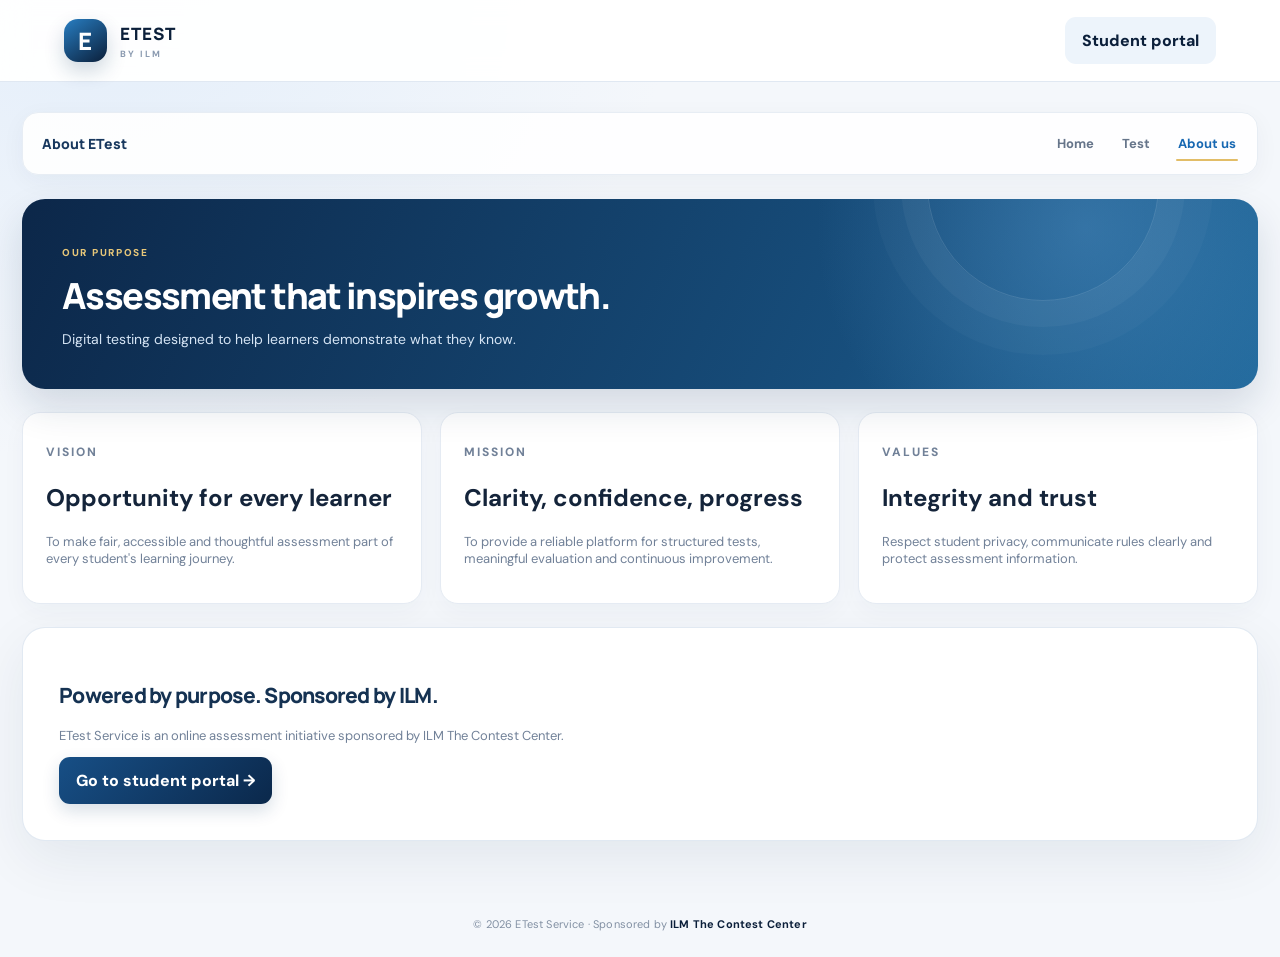
<file: about.html>
<!doctype html><html lang="en"><head><meta charset="utf-8"><meta name="viewport" content="width=device-width,initial-scale=1"><title>About ETest | ILM</title><link rel="stylesheet" href="assets/style.css"></head><body><header class="topbar"><a class="brand" href="student.html"><span class="brand-mark">E</span><span>ETEST <small>BY ILM</small></span></a><a class="btn light" href="student.html">Student portal</a></header><main class="app-shell"><nav class="app-nav"><b>About ETest</b><div class="nav-links"><a href="student.html">Home</a><a href="test.html">Test</a><a class="active" href="about.html">About us</a></div></nav><section class="welcome"><div><span class="eyebrow gold-text">OUR PURPOSE</span><h1>Assessment that inspires growth.</h1><p>Digital testing designed to help learners demonstrate what they know.</p></div></section><div class="grid"><article class="stat"><span class="eyebrow">VISION</span><h2>Opportunity for every learner</h2><p class="muted">To make fair, accessible and thoughtful assessment part of every student's learning journey.</p></article><article class="stat"><span class="eyebrow">MISSION</span><h2>Clarity, confidence, progress</h2><p class="muted">To provide a reliable platform for structured tests, meaningful evaluation and continuous improvement.</p></article><article class="stat"><span class="eyebrow">VALUES</span><h2>Integrity and trust</h2><p class="muted">Respect student privacy, communicate rules clearly and protect assessment information.</p></article></div><section class="panel"><h2>Powered by purpose. Sponsored by ILM.</h2><p class="muted">ETest Service is an online assessment initiative sponsored by ILM The Contest Center.</p><a class="btn primary" href="student.html">Go to student portal →</a></section></main><footer class="site-foot">© <span id="y"></span> ETest Service · Sponsored by <strong>ILM The Contest Center</strong></footer><script>document.querySelector('#y').textContent=new Date().getFullYear()</script></body></html>
</file>
<file: assets/style.css>
@import url('https://fonts.googleapis.com/css2?family=DM+Sans:wght@400;500;600;700;800&family=Manrope:wght@400;500;600;700;800&display=swap');
:root{--navy:#102b55;--blue:#1769aa;--sky:#eaf3fc;--gold:#d8ad52;--ink:#17263d;--muted:#718096;--line:#e3eaf2;--paper:#f5f8fc;--white:#fff;--green:#16845b;--red:#b93838;--shadow:0 22px 60px #142b4a14}
*{box-sizing:border-box}body{margin:0;background:var(--paper);color:var(--ink);font-family:'DM Sans',sans-serif}a{color:inherit;text-decoration:none}button,input,textarea,select{font:inherit}button{cursor:pointer}.topbar{height:76px;padding:0 clamp(20px,5vw,76px);display:flex;align-items:center;justify-content:space-between;background:#fff;border-bottom:1px solid var(--line)}.brand{display:flex;align-items:center;gap:11px;font:800 18px Manrope;color:var(--navy);letter-spacing:.04em}.brand small{display:block;font:700 9px 'DM Sans';letter-spacing:.2em;color:#8a9ab0}.brand-mark{width:39px;height:39px;display:grid;place-items:center;background:linear-gradient(145deg,#1d6eae,#102b55);color:#fff;border-radius:12px;font:800 24px Manrope;box-shadow:0 7px 18px #102b5530}.top-note,.muted{color:var(--muted);font-size:13px}.auth-layout{max-width:1180px;margin:54px auto;display:grid;grid-template-columns:1.1fr .9fr;gap:44px;align-items:center;padding:0 24px}.hero-panel{min-height:560px;padding:56px 48px;border-radius:28px;background:radial-gradient(circle at 82% 20%,#2e6496 0,transparent 30%),linear-gradient(145deg,#102b55,#0b1d3a);color:white;position:relative;overflow:hidden}.eyebrow{font-size:10px;font-weight:800;letter-spacing:.19em;color:var(--blue)}.hero-panel .eyebrow{color:#e6c779}.hero-panel h1{font:800 clamp(38px,5vw,60px)/1.12 Manrope;margin:24px 0 18px;letter-spacing:-.05em}.hero-panel h1 em{font-style:normal;color:#e6c779}.hero-panel>p{max-width:420px;color:#d1dced;font-size:16px;line-height:1.8}.hero-points{display:grid;gap:15px;margin-top:44px;color:#edf4fc;font-size:14px}.hero-orbit{position:absolute;width:220px;height:220px;border:1px solid #ffffff30;border-radius:50%;right:-35px;bottom:-50px;display:grid;place-items:center}.hero-orbit:before,.hero-orbit:after{content:"";position:absolute;border:1px solid #ffffff20;border-radius:50%;inset:22px}.hero-orbit:after{inset:48px}.orbit-card{z-index:1;width:104px;height:104px;border-radius:28px;background:#fff;color:var(--navy);display:grid;place-content:center;text-align:center;box-shadow:0 15px 40px #0004}.orbit-card b{font:800 34px Manrope}.orbit-card span{font-size:8px;letter-spacing:.14em;font-weight:800;color:var(--blue)}.auth-card,.panel{background:#fff;border:1px solid var(--line);border-radius:22px;padding:32px;box-shadow:var(--shadow)}.tabs{display:flex;gap:6px;padding:5px;background:#f1f5fa;border-radius:12px;margin-bottom:32px}.tab{flex:1;border:0;background:transparent;padding:11px;border-radius:9px;color:var(--muted);font-weight:700;font-size:13px}.tab.active{background:#fff;color:var(--navy);box-shadow:0 2px 8px #102b5510}.auth-card h2{font:800 27px Manrope;margin:10px 0}.auth-card form,.stack{display:grid;gap:16px;margin-top:24px}label{display:grid;gap:8px;font-size:12px;font-weight:700;color:#34445c}input,textarea,select{width:100%;padding:13px 14px;border:1px solid #dce5ef;border-radius:10px;background:#fff;color:var(--ink);outline:none}input:focus,textarea:focus,select:focus{border-color:#4e91c5;box-shadow:0 0 0 3px #1769aa15}.btn{border:0;border-radius:10px;padding:13px 17px;font-weight:800;display:inline-flex;align-items:center;justify-content:center;gap:14px}.btn.primary{background:var(--navy);color:#fff}.btn.primary:hover{background:#1b477b}.btn.gold{background:var(--gold);color:#1e2b3c}.btn.light{background:#edf4fb;color:var(--navy)}.btn.full{width:100%;margin-top:5px}.form-message{font-size:12px;color:var(--blue);min-height:16px;line-height:1.5}.auth-foot{border-top:1px solid var(--line);padding-top:20px;margin-top:28px;text-align:center;color:var(--muted);font-size:12px}.auth-foot b{color:var(--navy)}.site-foot{text-align:center;padding:22px;color:#8290a3;font-size:11px}.app-shell{max-width:1200px;margin:34px auto;padding:0 22px}.app-nav{display:flex;align-items:center;justify-content:space-between;gap:20px;background:#fff;border:1px solid var(--line);padding:14px 20px;border-radius:16px;margin-bottom:24px}.nav-links{display:flex;gap:22px;align-items:center;font-size:13px;font-weight:700;color:#66758a}.nav-links a.active,.nav-links a:hover{color:var(--blue)}.welcome{padding:34px;border-radius:20px;background:linear-gradient(120deg,#102b55,#1c5b8f);color:#fff;display:flex;justify-content:space-between;align-items:center;gap:20px}.welcome h1{font:800 30px Manrope;margin:10px 0}.welcome p{color:#d6e5f5;margin:0}.eyebrow.gold-text{color:#e7c779}.grid{display:grid;grid-template-columns:repeat(3,1fr);gap:18px;margin:22px 0}.stat{background:#fff;padding:22px;border:1px solid var(--line);border-radius:16px}.stat b{font:800 26px Manrope;color:var(--navy)}.stat span{display:block;color:var(--muted);font-size:12px;margin-top:7px}.section-head{display:flex;justify-content:space-between;align-items:center;margin:28px 0 14px}.section-head h2{font:800 20px Manrope;margin:0}.test-entry{display:grid;grid-template-columns:1fr auto;gap:12px}.notice{padding:15px 17px;background:#fff8e8;border:1px solid #f1dfb8;color:#765a20;border-radius:12px;font-size:12px;line-height:1.6}.hidden{display:none!important}.table-wrap{overflow:auto;background:white;border:1px solid var(--line);border-radius:14px}table{width:100%;border-collapse:collapse;min-width:650px}th,td{text-align:left;padding:14px 16px;border-bottom:1px solid var(--line);font-size:12px}th{background:#f7f9fc;color:#6c7b90;font-size:10px;letter-spacing:.08em;text-transform:uppercase}.pill{display:inline-block;padding:5px 9px;border-radius:20px;background:#eaf3fc;color:#1769aa;font-size:10px;font-weight:800}.pill.pending{background:#fff5df;color:#946b17}.form-grid{display:grid;grid-template-columns:1fr 1fr;gap:14px}.form-grid .wide{grid-column:1/-1}.question-card{background:#fff;border:1px solid var(--line);border-radius:16px;padding:22px;margin:18px 0}.option{display:flex;gap:10px;align-items:flex-start;padding:12px;border:1px solid var(--line);border-radius:10px;margin:9px 0;font-size:13px}.option input{width:auto;margin-top:2px}.exam-head{display:flex;justify-content:space-between;align-items:center;gap:14px}.timer{font:800 24px Manrope;color:var(--red);background:#fff1f1;padding:10px 16px;border-radius:12px}.question-grid{display:flex;gap:7px;flex-wrap:wrap}.q-number{width:34px;height:34px;border:1px solid var(--line);background:white;border-radius:8px;font-size:11px}.q-number.answered{background:#1769aa;color:#fff;border-color:#1769aa}.q-number.current{outline:2px solid var(--gold)}.actions{display:flex;justify-content:space-between;gap:12px;margin-top:20px}.empty{padding:30px;text-align:center;color:var(--muted);font-size:13px}.site-foot strong{color:var(--navy)}
@media(max-width:850px){.auth-layout{grid-template-columns:1fr;max-width:580px;margin:25px auto}.hero-panel{min-height:380px;padding:38px}.hero-orbit{width:150px;height:150px}.grid{grid-template-columns:1fr 1fr}.app-nav{align-items:flex-start;flex-direction:column}.nav-links{flex-wrap:wrap;gap:14px}}@media(max-width:560px){.top-note{display:none}.auth-layout{padding:0 14px}.hero-panel{min-height:340px;padding:30px 25px}.hero-panel h1{font-size:38px}.auth-card,.panel{padding:22px}.grid,.form-grid{grid-template-columns:1fr}.form-grid .wide{grid-column:auto}.welcome{align-items:flex-start;flex-direction:column}.test-entry{grid-template-columns:1fr}.exam-head{align-items:flex-start;flex-direction:column}.actions{flex-wrap:wrap}.actions .btn{flex:1}.app-shell{padding:0 13px;margin:18px auto}}

/* ETEST VISUAL REFRESH · premium assessment interface */
:root{
  --navy:#0b1f3a;--blue:#1768b2;--sky:#edf5ff;--gold:#e2bd67;
  --ink:#14243a;--muted:#718198;--line:#e5ebf3;--paper:#f4f7fb;
  --shadow:0 18px 48px rgba(12,35,66,.08);
}
html{scroll-behavior:smooth}
body{background:radial-gradient(ellipse at 8% 0%,rgba(215,231,249,.55),transparent 34%),#f4f7fb;color:var(--ink);font-family:'DM Sans',sans-serif}
.topbar{height:82px;background:rgba(255,255,255,.94);backdrop-filter:blur(14px);padding-inline:clamp(18px,5vw,84px);border-bottom:1px solid rgba(221,230,241,.9);position:relative;z-index:2}
.brand{gap:13px;letter-spacing:.06em;font-size:17px}
.brand-mark{width:43px;height:43px;border-radius:14px;background:linear-gradient(145deg,#287ec2,#0b1f3a);box-shadow:0 9px 20px rgba(14,55,96,.2);position:relative}
.brand small{font-size:9px;letter-spacing:.23em;margin-top:3px}
.auth-layout{max-width:1240px;gap:clamp(28px,5vw,72px);margin:48px auto 40px}
.hero-panel{min-height:590px;padding:clamp(34px,5vw,64px);border-radius:30px;background:radial-gradient(circle at 83% 16%,rgba(77,142,198,.5),transparent 28%),radial-gradient(circle at 12% 100%,rgba(226,189,103,.12),transparent 35%),linear-gradient(145deg,#102e55 0%,#091a32 72%);box-shadow:0 26px 65px rgba(8,28,55,.18)}
.hero-panel:before{content:"";position:absolute;width:340px;height:340px;border:1px solid rgba(255,255,255,.1);border-radius:50%;right:-125px;top:90px;box-shadow:0 0 0 28px rgba(255,255,255,.025),0 0 0 58px rgba(255,255,255,.02)}
.hero-panel h1{font-size:clamp(42px,5.2vw,66px);line-height:1.08;max-width:600px;margin:28px 0 20px}
.hero-panel>p{font-size:16px;max-width:440px;line-height:1.85}
.hero-points{gap:17px;margin-top:48px;font-size:13px}
.hero-points span:before{content:"✓";display:inline-grid;place-items:center;width:22px;height:22px;margin-right:10px;border-radius:50%;background:rgba(226,189,103,.16);color:#f0cf82;font-weight:900}
.hero-orbit{width:240px;height:240px;right:-28px;bottom:-72px;border-color:rgba(255,255,255,.2)}
.orbit-card{width:112px;height:112px;border-radius:30px;background:linear-gradient(145deg,#fff,#edf3fa);box-shadow:0 20px 45px rgba(0,0,0,.28)}
.orbit-card b{font-size:38px;letter-spacing:-.06em}
.auth-card,.panel{border:1px solid rgba(224,232,242,.95);border-radius:23px;box-shadow:0 18px 55px rgba(17,42,73,.075);padding:clamp(23px,3vw,36px)}
.auth-card h2{font-size:30px;letter-spacing:-.045em}
.eyebrow{letter-spacing:.17em;font-size:10px}
.tabs{background:#f0f4f9;border:1px solid #e8edf4}
.tab.active{color:#0c2d54;box-shadow:0 3px 12px rgba(12,35,66,.08)}
input,textarea,select{border-color:#dce5ef;border-radius:11px;min-height:46px;transition:border-color .18s,box-shadow .18s,background .18s}
input:focus,textarea:focus,select:focus{border-color:#4b94ce;box-shadow:0 0 0 4px rgba(23,104,178,.1)}
.btn{border-radius:11px;min-height:44px;transition:transform .18s,box-shadow .18s,background .18s}
.btn:hover{transform:translateY(-1px)}
.btn.primary{background:linear-gradient(135deg,#174f86,#0b284b);box-shadow:0 7px 17px rgba(15,57,99,.16)}
.btn.primary:hover{background:linear-gradient(135deg,#2069a8,#10365f);box-shadow:0 10px 22px rgba(15,57,99,.2)}
.btn.gold{background:linear-gradient(135deg,#f0d58e,#d8ad52);box-shadow:0 7px 17px rgba(174,132,48,.13)}
.site-foot{padding:26px 18px;color:#8290a3;letter-spacing:.015em}
.app-shell{max-width:1280px;margin:30px auto 50px}
.app-nav{border-radius:16px;padding:13px 19px;background:rgba(255,255,255,.9);box-shadow:0 6px 24px rgba(18,43,74,.045);border-color:#e7edf4}
.app-nav>b{font:800 14px Manrope;color:#18385e}
.nav-links{gap:24px}
.nav-links a{padding:9px 2px;position:relative;transition:color .18s}
.nav-links a.active{color:#1768b2}
.nav-links a.active:after{content:"";position:absolute;left:0;right:0;bottom:0;height:2px;border-radius:2px;background:var(--gold)}
.welcome{position:relative;overflow:hidden;min-height:190px;padding:36px 40px;border-radius:23px;background:radial-gradient(circle at 86% 15%,rgba(94,158,211,.38),transparent 25%),linear-gradient(115deg,#0c2749,#174e7c 68%,#21699c);box-shadow:0 18px 38px rgba(12,44,79,.14)}
.welcome:after{content:"";position:absolute;width:230px;height:230px;border:1px solid rgba(255,255,255,.13);border-radius:50%;right:8%;top:-130px;box-shadow:0 0 0 26px rgba(255,255,255,.035),0 0 0 54px rgba(255,255,255,.025)}
.welcome h1{font-size:clamp(27px,3.5vw,36px);letter-spacing:-.045em;position:relative;z-index:1}
.welcome p{font-size:14px;position:relative;z-index:1}
.welcome>.brand-mark{z-index:1;width:66px;height:66px;border-radius:20px;background:rgba(255,255,255,.13);border:1px solid rgba(255,255,255,.24);font-size:22px;box-shadow:none}
.grid{gap:18px;margin:23px 0}
.stat{border:1px solid #e5ebf3;border-radius:18px;padding:23px;box-shadow:0 8px 25px rgba(18,43,74,.035);transition:transform .2s,box-shadow .2s,border-color .2s}
.stat:hover{transform:translateY(-3px);box-shadow:0 15px 32px rgba(18,43,74,.08);border-color:#d2e0ef}
.stat b{font-size:28px;letter-spacing:-.04em}
.stat h3{font:800 17px Manrope;color:#18385e;line-height:1.4}
.stat span:not(.pill){line-height:1.6}
.section-head{margin:32px 0 15px}
.section-head h2{font-size:21px;letter-spacing:-.035em;color:#153252}
.panel h2{font:800 21px Manrope;letter-spacing:-.035em;color:#153252}
.notice{border-radius:13px;background:#fff8e9;border-color:#f0dfb9;color:#765a20}
.table-wrap{border-radius:16px;box-shadow:0 8px 25px rgba(18,43,74,.035)}
th{padding:15px 17px;background:#f5f8fc;color:#65758c}
td{padding:15px 17px}
tbody tr:hover{background:#f9fbfe}
.pill{border-radius:7px;letter-spacing:.045em}
.question-card{border-radius:18px;padding:clamp(20px,3vw,30px);box-shadow:0 8px 25px rgba(18,43,74,.045)}
.question-card h3{font:700 20px/1.55 Manrope;color:#173453;margin:18px 0 22px}
.option{border-radius:12px;padding:14px 15px;cursor:pointer;transition:border-color .18s,background .18s}
.option:hover{border-color:#9bbbd8;background:#f5f9fd}
.option input{accent-color:#1768b2}
.exam-head{padding:19px 21px;border:1px solid var(--line);border-radius:17px;background:#fff;margin-bottom:20px}
.exam-head h2{font:800 21px Manrope;color:#173453;margin:8px 0}
.timer{font-size:25px;border:1px solid #f5d6d6;box-shadow:0 5px 15px rgba(185,56,56,.06)}
.question-grid{padding:15px;background:#fff;border:1px solid var(--line);border-radius:15px}
.q-number{width:37px;height:37px;border-radius:10px;font-weight:700;transition:transform .15s}
.q-number:hover{transform:translateY(-2px)}
.q-number.answered{background:#1768b2;border-color:#1768b2}
.q-number.current{outline:2px solid var(--gold);outline-offset:2px}
.actions{padding-top:6px}
.empty{border:1px dashed #d7e1ed;background:rgba(255,255,255,.7);border-radius:15px;padding:34px}
.form-message{font-weight:600}
@media(max-width:850px){
 .auth-layout{margin:28px auto}
 .hero-panel{min-height:430px}
 .app-shell{margin:22px auto 36px}
 .welcome{padding:30px}
}
@media(max-width:560px){
 .topbar{height:70px}
 .hero-panel{min-height:365px}
 .hero-panel h1{font-size:40px}
 .hero-orbit{width:145px;height:145px;right:-35px;bottom:-50px}
 .orbit-card{width:78px;height:78px;border-radius:22px}
 .orbit-card b{font-size:28px}
 .welcome{min-height:175px;padding:25px}
 .welcome:after{right:-70px}
 .stat{padding:19px}
 .app-nav{gap:10px}
 .nav-links{gap:13px;font-size:12px}
 .exam-head{padding:16px}
 .timer{font-size:22px}
}

/* Individual question builder */
.question-builder{margin-top:12px;padding:22px;border:1px solid var(--line);border-radius:17px;background:#f9fbfe}
.builder-heading{display:flex;justify-content:space-between;align-items:flex-start;gap:15px;margin-bottom:18px}
.builder-heading h3{font:800 19px Manrope;color:#153252;margin:7px 0}
.builder-heading p{margin:0}
.question-editor{display:grid;gap:15px;padding:19px;background:#fff;border:1px solid var(--line);border-radius:14px}
.question-editor textarea{resize:vertical}
.builder-actions,.question-row-actions{display:flex;gap:9px;flex-wrap:wrap}
.question-list{display:grid;gap:10px;margin-top:15px}
.question-row{padding:16px 18px;background:#fff;border:1px solid var(--line);border-radius:13px}
.question-row-top{display:flex;justify-content:space-between;align-items:center;gap:10px}
.question-row p{font-weight:700;color:#18385e;margin:10px 0 6px;overflow-wrap:anywhere}
.question-row-actions{margin-top:12px}
.question-row-actions .btn{min-height:34px;padding:8px 12px;font-size:11px}
.publish-toggle{display:flex;align-items:center;gap:10px}
@media(max-width:560px){.question-builder{padding:14px}.builder-heading{flex-direction:column}.question-editor{padding:14px}}

/* Math symbol palette */
.math-toolbar-wrap{display:grid;gap:9px;padding:13px;background:#f4f8fd;border:1px solid #e0e9f3;border-radius:13px}
.math-toolbar-label{font-size:10px;font-weight:800;letter-spacing:.12em;color:#60738b}
.math-toolbar{display:flex;flex-wrap:wrap;gap:7px}
.math-toolbar button{min-width:38px;height:36px;padding:0 9px;border:1px solid #d8e3ef;border-radius:8px;background:#fff;color:#173b62;font-size:16px;font-weight:700}
.math-toolbar button:hover{background:#e8f2fc;border-color:#8eb5d8}
.pretest-message{max-width:920px;margin:0 auto}
.pretest-message h1{font:800 clamp(27px,4vw,38px) Manrope;color:#153252;margin:12px 0}
.pretest-summary{line-height:1.7;color:#596d84}
.pretest-facts{display:flex;gap:12px;flex-wrap:wrap;margin:20px 0}
.pretest-facts span{padding:12px 16px;background:#f2f6fb;border:1px solid #e2eaf3;border-radius:11px;font-size:12px;color:#64758b}
.pretest-facts b{color:#173b62;font-size:17px;margin-right:4px}
.permission-notice{padding:17px 19px;background:#fff8e9;border:1px solid #efdfb8;border-radius:13px;line-height:1.65;font-size:13px;color:#735923;margin:20px 0}
.permission-notice p{margin:7px 0}
.permission-grid{display:grid;grid-template-columns:1fr 1fr;gap:14px}
.permission-card{padding:17px;border:1px solid var(--line);border-radius:15px;background:#fbfdff}
.permission-card h3{font:800 16px Manrope;color:#173b62;margin:8px 0}
.permission-card p{font-size:12px;color:#718198;min-height:18px}
.permission-icon{font-size:23px;color:#1768b2}
.permission-ok{color:#16845b!important;font-weight:800}
.permission-card video{display:block;width:100%;max-height:170px;object-fit:contain;background:#10243d;border-radius:9px;margin-top:12px}
#start-exam:disabled{opacity:.48;cursor:not-allowed;transform:none}
.back-link{display:inline-block;margin-top:16px;color:#1768b2;font-size:12px;font-weight:700}
@media(max-width:600px){.permission-grid{grid-template-columns:1fr}.pretest-facts{gap:7px}.pretest-facts span{flex:1;min-width:90px;padding:10px}}

/* Visual equation editor */
math-field{display:block;width:100%;min-height:64px;padding:14px;border:1px solid #dce5ef;border-radius:11px;background:#fff;color:#14243a;font-size:1.2rem;--caret-color:#1768b2;--selection-background-color:#dceeff;--contains-highlight-background-color:#fff3cf}math-field:focus-within{border-color:#4b94ce;box-shadow:0 0 0 4px rgba(23,104,178,.1)}math-span{font-size:1.05em;white-space:normal}


/* Clear, prominent student-results export controls */
.results-heading{align-items:center;gap:16px;flex-wrap:wrap}
.results-heading>div:first-child{display:grid;gap:5px}
.results-heading>div:first-child .muted{margin:0}
.export-actions{display:flex;gap:10px;flex-wrap:wrap}
.btn.export-excel,.btn.export-pdf{min-height:46px;padding:12px 18px;border-radius:12px;font-size:13px;letter-spacing:.01em;box-shadow:0 7px 18px rgba(15,42,72,.12)}
.btn.export-excel{background:linear-gradient(135deg,#16845b,#0d6848);color:#fff}
.btn.export-excel:hover{background:linear-gradient(135deg,#1b986a,#0d6848);box-shadow:0 10px 22px rgba(13,104,72,.22)}
.btn.export-pdf{background:linear-gradient(135deg,#e8c879,#d3a94b);color:#26364a}
.btn.export-pdf:hover{background:linear-gradient(135deg,#f0d58e,#d8ad52);box-shadow:0 10px 22px rgba(174,132,48,.2)}
.btn.export-excel span,.btn.export-pdf span{font-size:17px;line-height:1}
@media(max-width:560px){.results-heading{align-items:stretch}.export-actions{width:100%}.export-actions .btn{flex:1}}


/* Official ILM student ID chip */
.student-id-chip{display:inline-flex;align-items:center;gap:12px;margin-top:16px;padding:10px 14px;border:1px solid rgba(255,255,255,.24);border-radius:12px;background:rgba(255,255,255,.1);color:#d9e8f7;font-size:10px;font-weight:800;letter-spacing:.13em}
.student-id-chip strong{color:#f1d58f;font:800 14px Manrope;letter-spacing:.04em}
</file>
